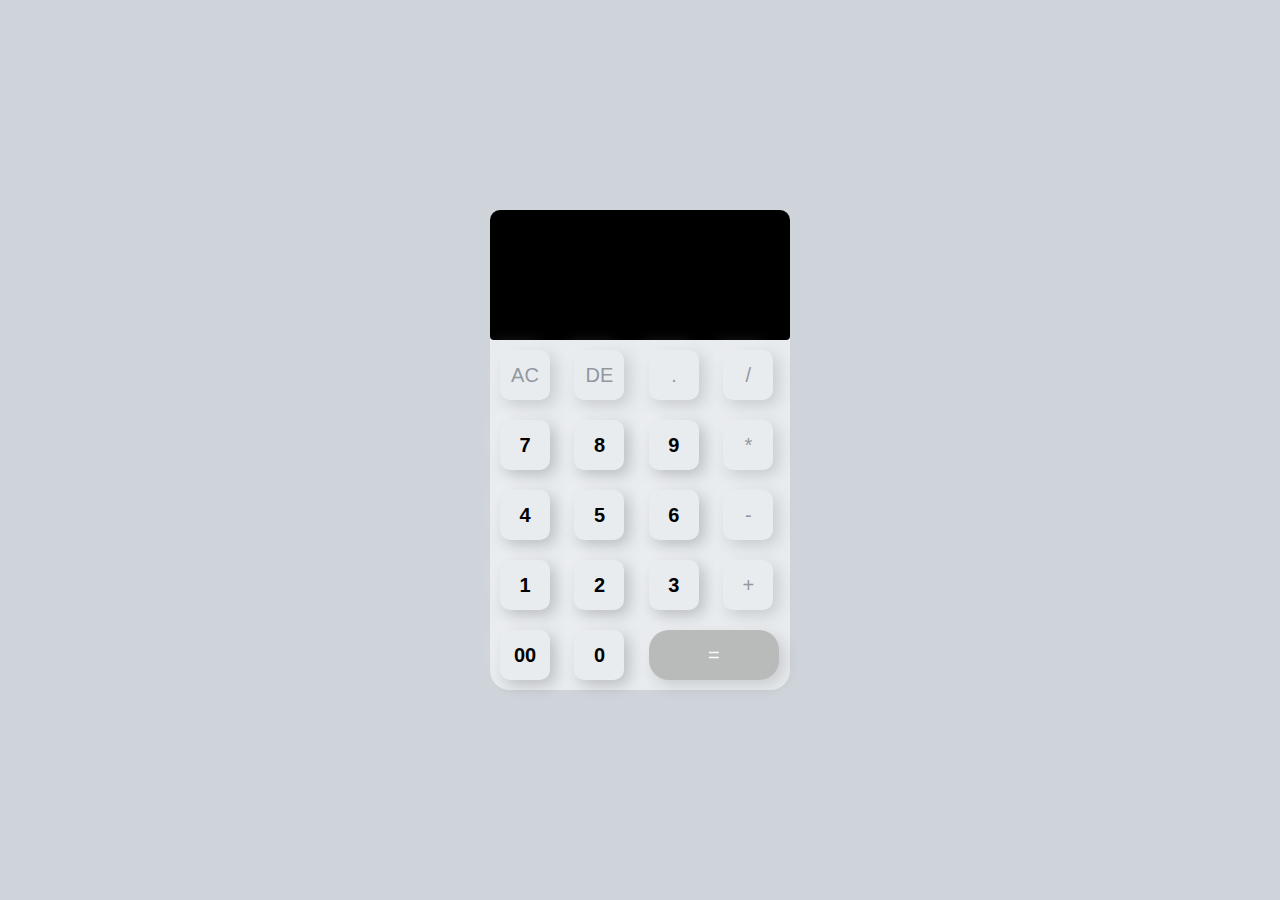
<file: Task 1/index.html>
<!DOCTYPE html>
<html lang="en">

<head>
    <meta charset="UTF-8">
    <meta name="viewport" content="width=device-width, initial-scale=1.0">
    <title>Calculator</title>
    <link rel="stylesheet" href="style.css">
</head>

<body>
    <div class="container">
        <div class="calculator">
            <form action="">
                <div class="display">
                    <p class="display2">&nbsp;</p>
                    <input type="text" name="display" id="display">
                </div>
                <div>
                    <input type="button" value="AC" class="operator">
                    <input type="button" value="DE" class="operator">
                    <input type="button" value="." class="operator">
                    <input type="button" value="/" class="operator">
                </div>
                <div>
                    <input type="button" value="7">
                    <input type="button" value="8">
                    <input type="button" value="9">
                    <input type="button" value="*" class="operator">
                </div>
                <div>
                    <input type="button" value="4">
                    <input type="button" value="5">
                    <input type="button" value="6">
                    <input type="button" value="-" class="operator">
                </div>
                <div>
                    <input type="button" value="1">
                    <input type="button" value="2">
                    <input type="button" value="3">
                    <input type="button" value="+" class="operator">
                </div>
                <div>
                    <input type="button" value="00">
                    <input type="button" value="0">
                    <input type="button" value="=" class="equal operator" id="equal">
                </div>
            </form>
        </div>
    </div>

    <script src="app.js"></script>
</body>

</html>
</file>
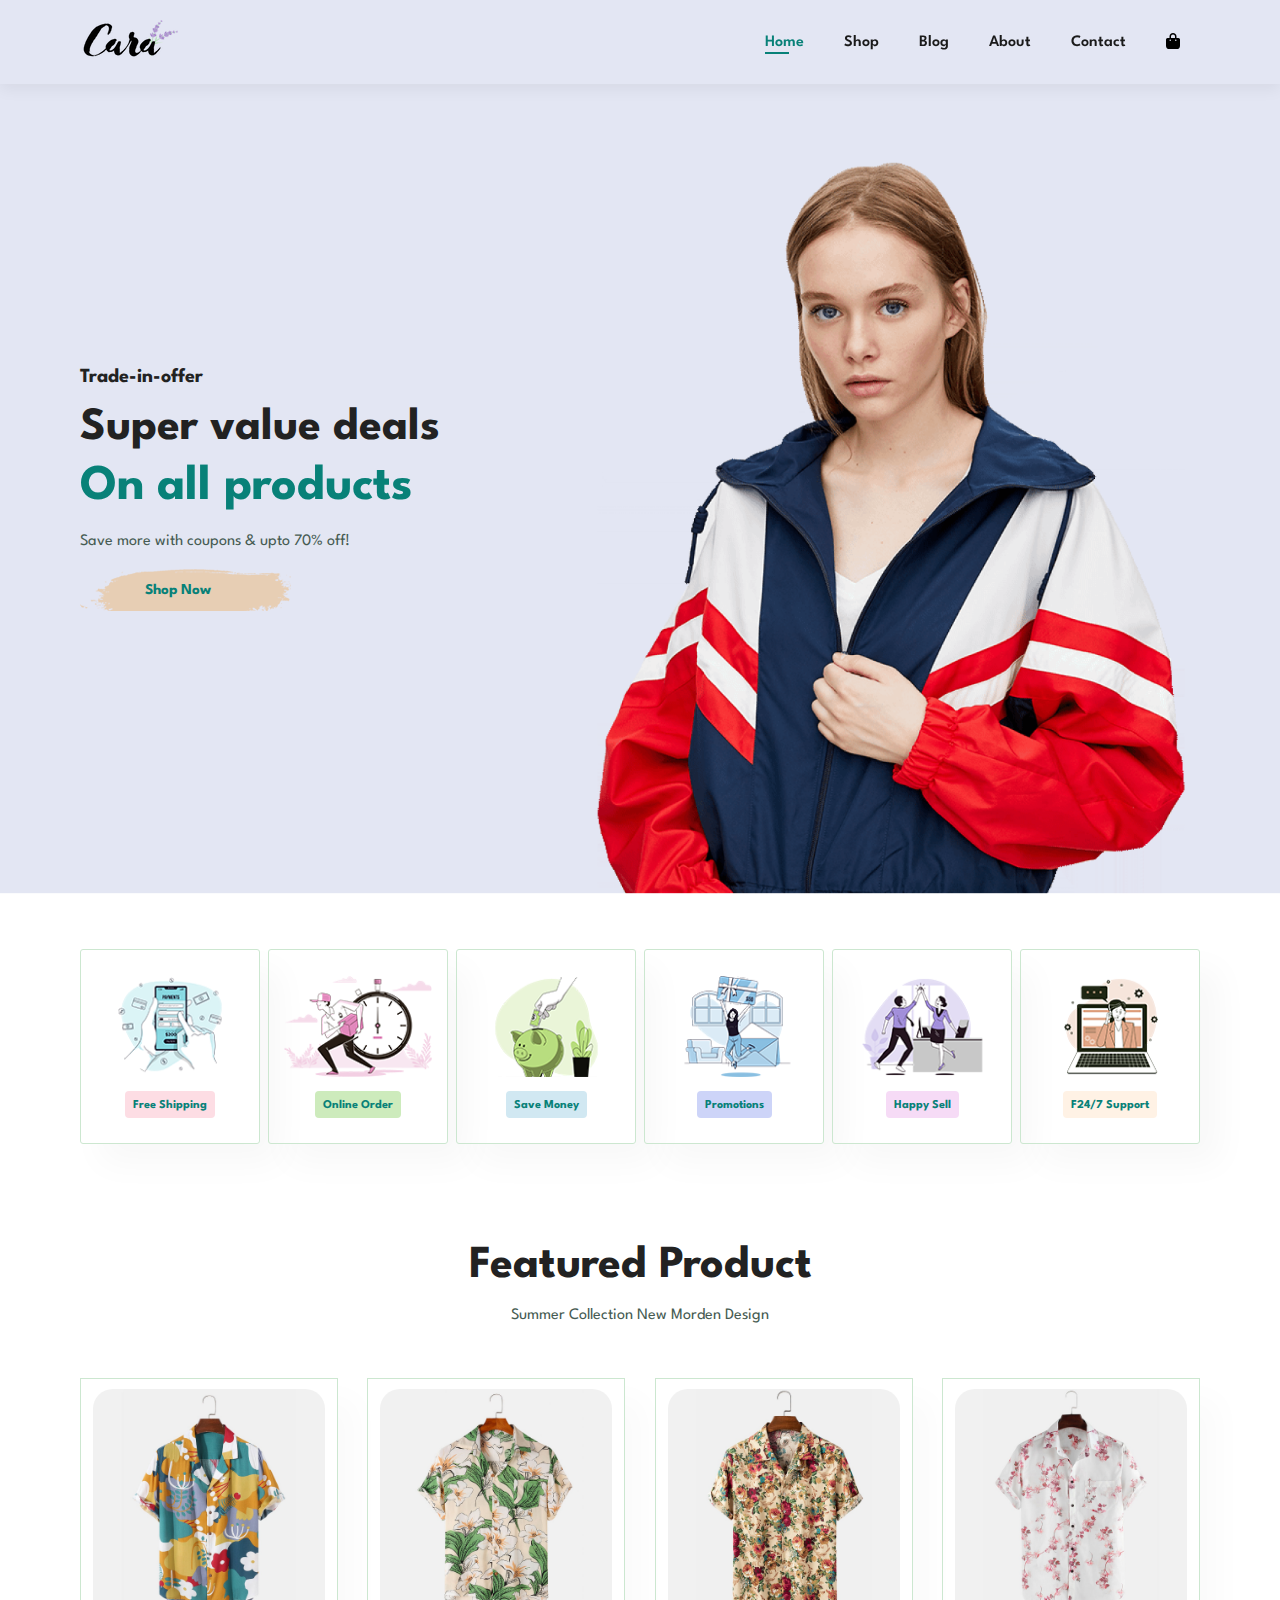
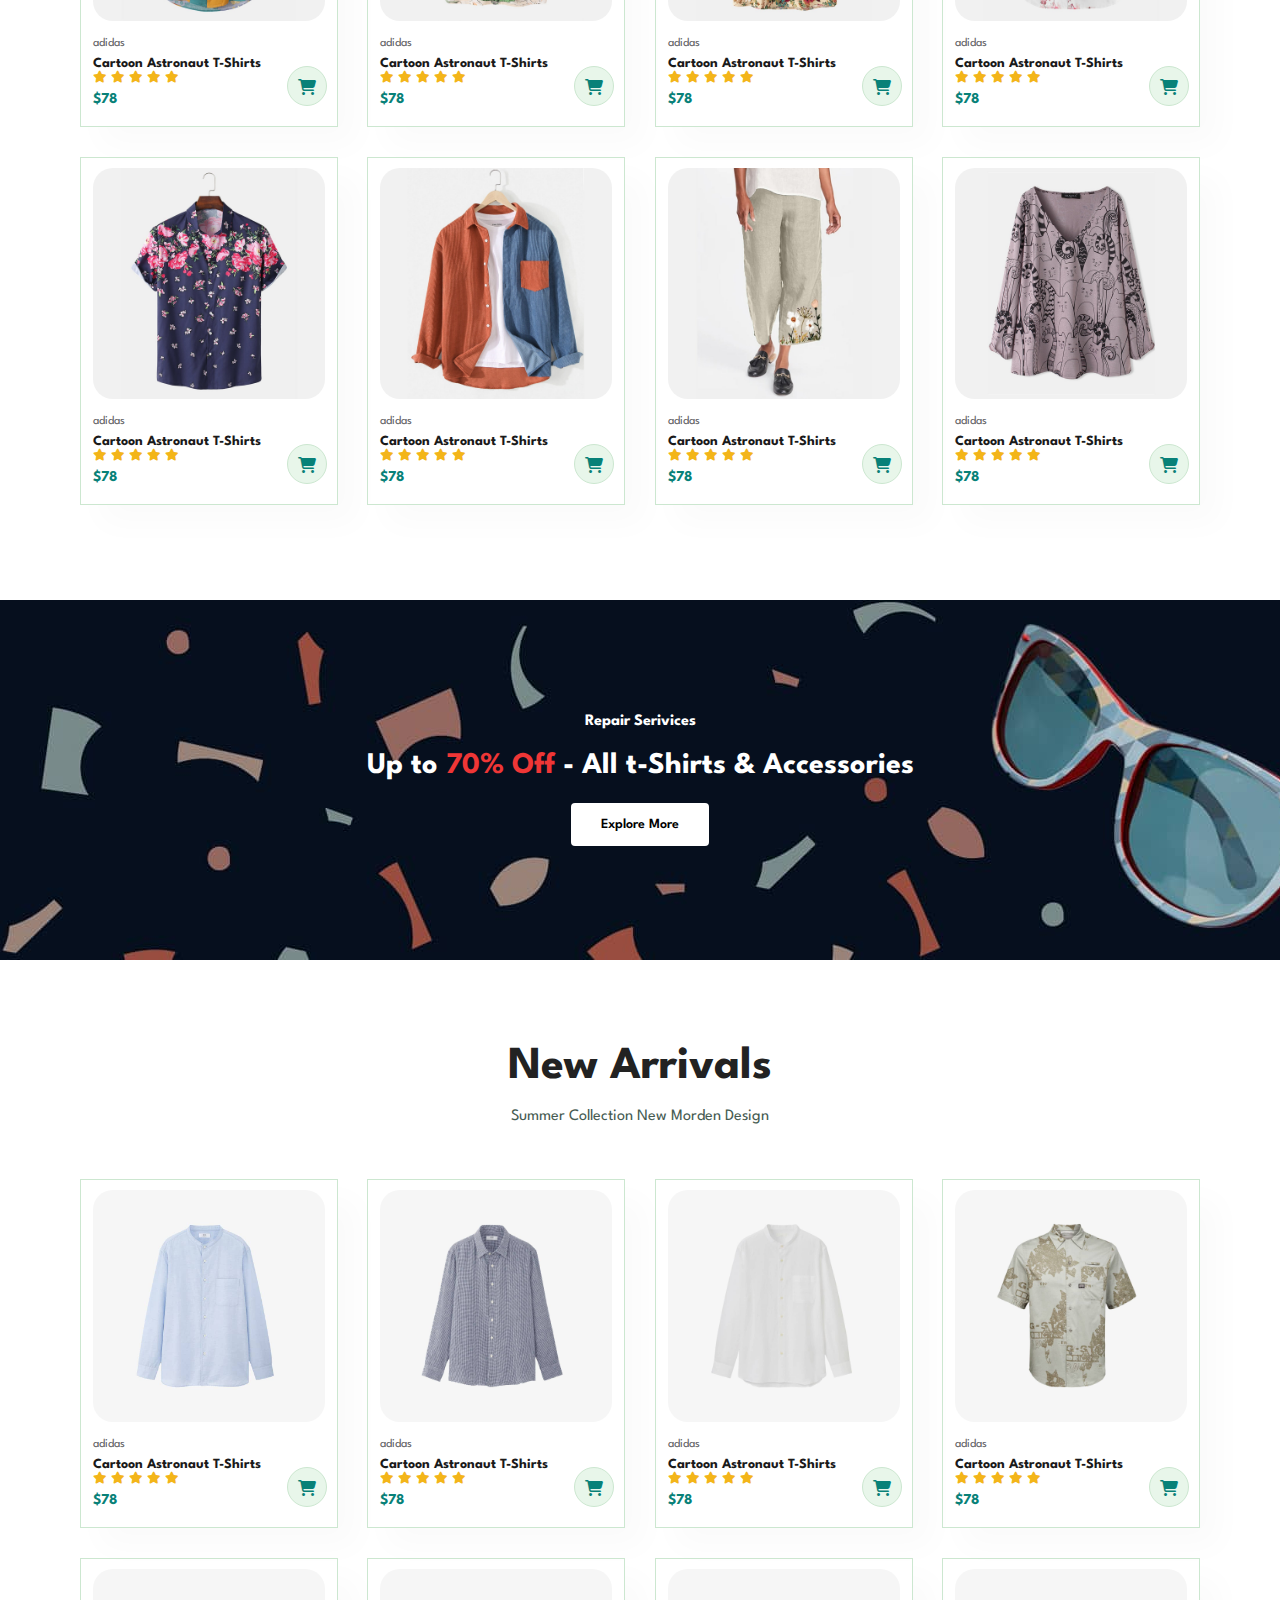
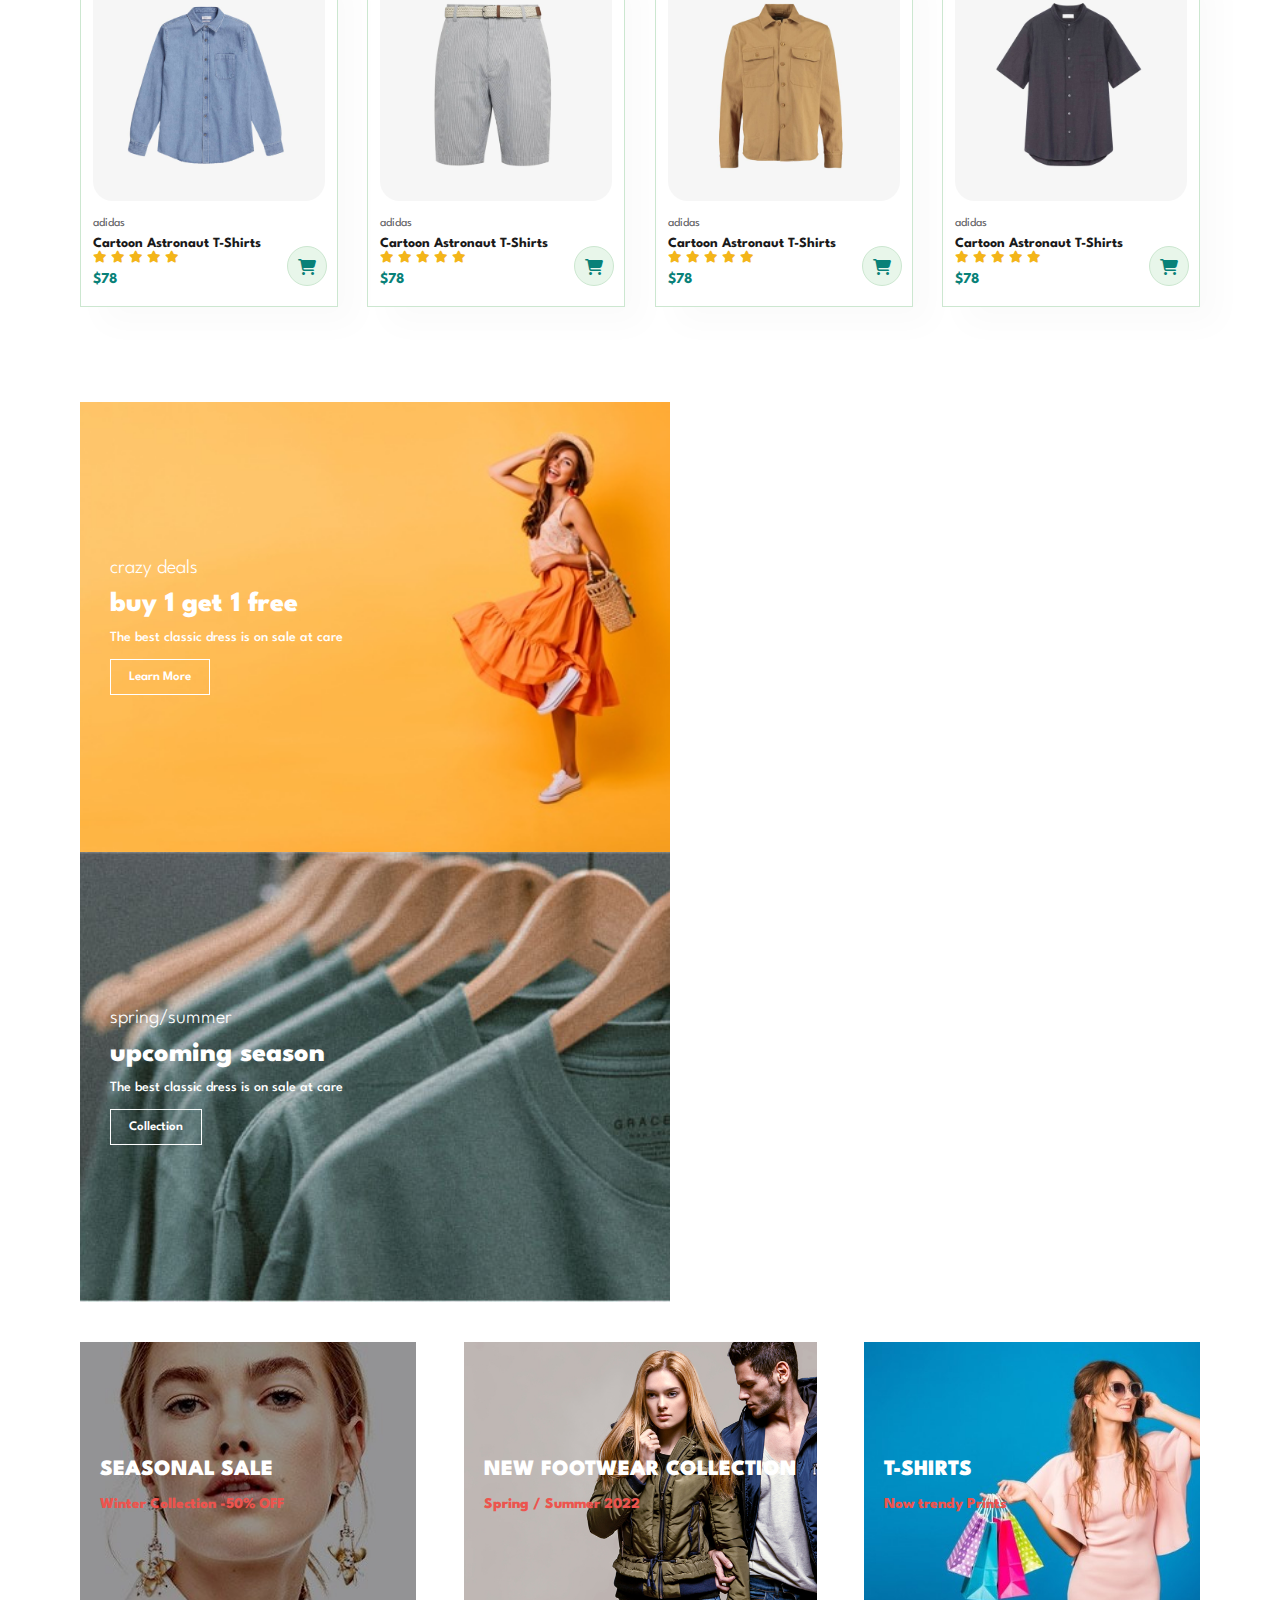
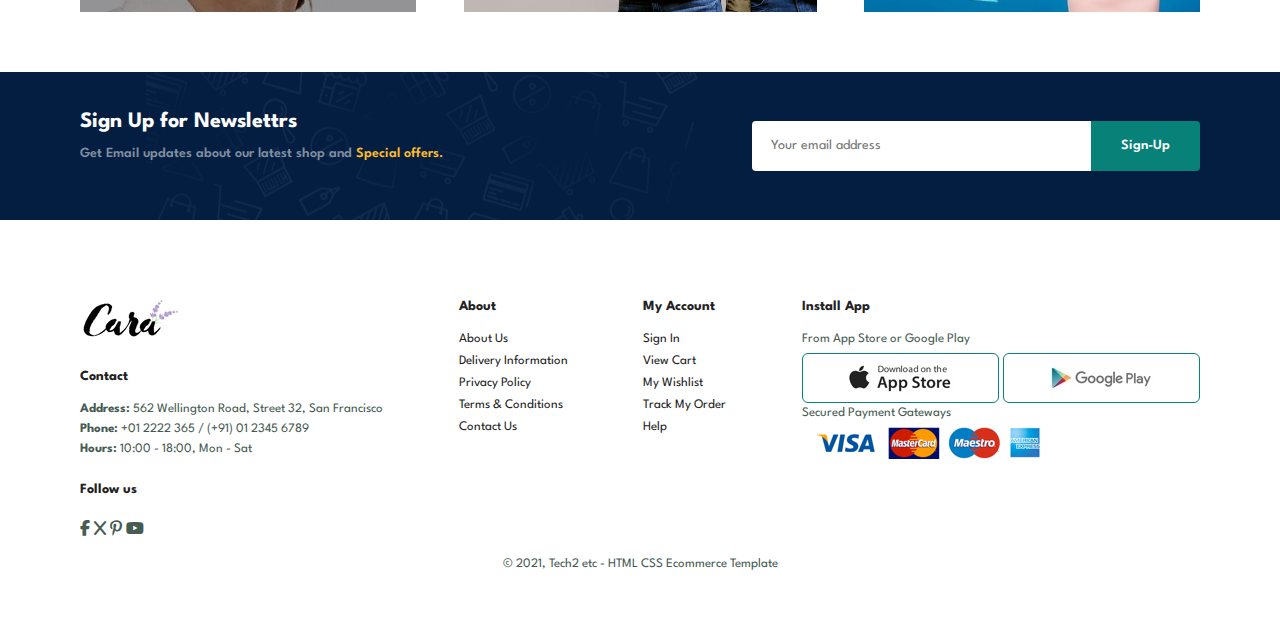
<file: Task 2 - Ecommerce/index.html>
<!DOCTYPE html>
<html lang="en">

<head>
    <meta charset="UTF-8">
    <meta name="viewport" content="width=device-width, initial-scale=1.0">
    <title>Ecommerce Website</title>
    <link rel="stylesheet" href="style.css">
    <link rel="stylesheet" href="https://cdnjs.cloudflare.com/ajax/libs/font-awesome/6.5.2/css/all.min.css" />
</head>

<body>

    <section id="header">
        <a href="#"><img src="img/logo.png" class="logo" alt=""></a>

        <div>
            <ul id="navbar">
                <li><a class="active" href="index.html">Home</a></li>
                <li><a href="shop.html">Shop</a></li>
                <li><a href="blog.html">Blog</a></li>
                <li><a href="about.html">About</a></li>
                <li><a href="contact.html">Contact</a></li>
                <li id="lg-bag"><a href="cart.html"><i class="fa-solid fa-bag-shopping" style="color: #000;"></i></a></li>
                <a href="#" id="close"><i class="fa-solid fa-x"></i></a>
            </ul>
        </div>
        <div class="mobile" id="mobile">
            <a href="cart.html"><i class="fa-solid fa-bag-shopping" style="color: #000;"></i></a>
            <i class="fa-solid fa-outdent " id="bar"></i>
        </div>
    </section>
    <section id="hero">
        <h4>Trade-in-offer</h4>
        <h2>Super value deals</h2>
        <h1>On all products</h1>
        <p>Save more with coupons & upto 70% off!</p>
        <button>Shop Now</button>
    </section>

    <section id="feature" class="section-p1">
        <div class="fe-box">
            <img src="img/features/f1.png" alt="">
            <h6>Free Shipping</h6>
        </div>
        <div class="fe-box">
            <img src="img/features/f2.png" alt="">
            <h6>Online Order</h6>
        </div>
        <div class="fe-box">
            <img src="img/features/f3.png" alt="">
            <h6>Save Money</h6>
        </div>
        <div class="fe-box">
            <img src="img/features/f4.png" alt="">
            <h6>Promotions</h6>
        </div>
        <div class="fe-box">
            <img src="img/features/f5.png" alt="">
            <h6>Happy Sell</h6>
        </div>
        <div class="fe-box">
            <img src="img/features/f6.png" alt="">
            <h6>F24/7 Support</h6>
        </div>
    </section>

    <section id="product1" class="section-p1">
        <h2>Featured Product</h2>
        <p>Summer Collection New Morden Design</p>
        <div class="pro-container">
            <div class="pro">
                <img src="img/products/f1.jpg" alt="">
                <div class="des">
                    <span>adidas</span>
                    <h5>Cartoon Astronaut T-Shirts</h5>
                    <div class="star">
                        <i class="fas fa-star"></i>
                        <i class="fas fa-star"></i>
                        <i class="fas fa-star"></i>
                        <i class="fas fa-star"></i>
                        <i class="fas fa-star"></i>
                    </div>
                    <h4>$78</h4>
                </div>
                <a href="#"><i class="fa-solid fa-cart-shopping cart"></i></a>
            </div>
            <div class="pro">
                <img src="img/products/f2.jpg" alt="">
                <div class="des">
                    <span>adidas</span>
                    <h5>Cartoon Astronaut T-Shirts</h5>
                    <div class="star">
                        <i class="fas fa-star"></i>
                        <i class="fas fa-star"></i>
                        <i class="fas fa-star"></i>
                        <i class="fas fa-star"></i>
                        <i class="fas fa-star"></i>
                    </div>
                    <h4>$78</h4>
                </div>
                <a href="#"><i class="fa-solid fa-cart-shopping cart"></i></a>
            </div>
            <div class="pro">
                <img src="img/products/f3.jpg" alt="">
                <div class="des">
                    <span>adidas</span>
                    <h5>Cartoon Astronaut T-Shirts</h5>
                    <div class="star">
                        <i class="fas fa-star"></i>
                        <i class="fas fa-star"></i>
                        <i class="fas fa-star"></i>
                        <i class="fas fa-star"></i>
                        <i class="fas fa-star"></i>
                    </div>
                    <h4>$78</h4>
                </div>
                <a href="#"><i class="fa-solid fa-cart-shopping cart"></i></a>
            </div>
            <div class="pro">
                <img src="img/products/f4.jpg" alt="">
                <div class="des">
                    <span>adidas</span>
                    <h5>Cartoon Astronaut T-Shirts</h5>
                    <div class="star">
                        <i class="fas fa-star"></i>
                        <i class="fas fa-star"></i>
                        <i class="fas fa-star"></i>
                        <i class="fas fa-star"></i>
                        <i class="fas fa-star"></i>
                    </div>
                    <h4>$78</h4>
                </div>
                <a href="#"><i class="fa-solid fa-cart-shopping cart"></i></a>
            </div>
            <div class="pro">
                <img src="img/products/f5.jpg" alt="">
                <div class="des">
                    <span>adidas</span>
                    <h5>Cartoon Astronaut T-Shirts</h5>
                    <div class="star">
                        <i class="fas fa-star"></i>
                        <i class="fas fa-star"></i>
                        <i class="fas fa-star"></i>
                        <i class="fas fa-star"></i>
                        <i class="fas fa-star"></i>
                    </div>
                    <h4>$78</h4>
                </div>
                <a href="#"><i class="fa-solid fa-cart-shopping cart"></i></a>
            </div>
            <div class="pro">
                <img src="img/products/f6.jpg" alt="">
                <div class="des">
                    <span>adidas</span>
                    <h5>Cartoon Astronaut T-Shirts</h5>
                    <div class="star">
                        <i class="fas fa-star"></i>
                        <i class="fas fa-star"></i>
                        <i class="fas fa-star"></i>
                        <i class="fas fa-star"></i>
                        <i class="fas fa-star"></i>
                    </div>
                    <h4>$78</h4>
                </div>
                <a href="#"><i class="fa-solid fa-cart-shopping cart"></i></a>
            </div>
            <div class="pro">
                <img src="img/products/f7.jpg" alt="">
                <div class="des">
                    <span>adidas</span>
                    <h5>Cartoon Astronaut T-Shirts</h5>
                    <div class="star">
                        <i class="fas fa-star"></i>
                        <i class="fas fa-star"></i>
                        <i class="fas fa-star"></i>
                        <i class="fas fa-star"></i>
                        <i class="fas fa-star"></i>
                    </div>
                    <h4>$78</h4>
                </div>
                <a href="#"><i class="fa-solid fa-cart-shopping cart"></i></a>
            </div>
            <div class="pro">
                <img src="img/products/f8.jpg" alt="">
                <div class="des">
                    <span>adidas</span>
                    <h5>Cartoon Astronaut T-Shirts</h5>
                    <div class="star">
                        <i class="fas fa-star"></i>
                        <i class="fas fa-star"></i>
                        <i class="fas fa-star"></i>
                        <i class="fas fa-star"></i>
                        <i class="fas fa-star"></i>
                    </div>
                    <h4>$78</h4>
                </div>
                <a href="#"><i class="fa-solid fa-cart-shopping cart"></i></a>
            </div>
        </div>
    </section>

    <section id="banner" class="section-m1">
        <h4>Repair Serivices</h4>
        <h2>Up to <span>70% Off</span> - All t-Shirts & Accessories</h2>
        <button class="normal">Explore More</button>
    </section>

    <section id="product1" class="section-p1">
        <h2>New Arrivals</h2>
        <p>Summer Collection New Morden Design</p>
        <div class="pro-container">
            <div class="pro">
                <img src="img/products/n1.jpg" alt="">
                <div class="des">
                    <span>adidas</span>
                    <h5>Cartoon Astronaut T-Shirts</h5>
                    <div class="star">
                        <i class="fas fa-star"></i>
                        <i class="fas fa-star"></i>
                        <i class="fas fa-star"></i>
                        <i class="fas fa-star"></i>
                        <i class="fas fa-star"></i>
                    </div>
                    <h4>$78</h4>
                </div>
                <a href="#"><i class="fa-solid fa-cart-shopping cart"></i></a>
            </div>
            <div class="pro">
                <img src="img/products/n2.jpg" alt="">
                <div class="des">
                    <span>adidas</span>
                    <h5>Cartoon Astronaut T-Shirts</h5>
                    <div class="star">
                        <i class="fas fa-star"></i>
                        <i class="fas fa-star"></i>
                        <i class="fas fa-star"></i>
                        <i class="fas fa-star"></i>
                        <i class="fas fa-star"></i>
                    </div>
                    <h4>$78</h4>
                </div>
                <a href="#"><i class="fa-solid fa-cart-shopping cart"></i></a>
            </div>
            <div class="pro">
                <img src="img/products/n3.jpg" alt="">
                <div class="des">
                    <span>adidas</span>
                    <h5>Cartoon Astronaut T-Shirts</h5>
                    <div class="star">
                        <i class="fas fa-star"></i>
                        <i class="fas fa-star"></i>
                        <i class="fas fa-star"></i>
                        <i class="fas fa-star"></i>
                        <i class="fas fa-star"></i>
                    </div>
                    <h4>$78</h4>
                </div>
                <a href="#"><i class="fa-solid fa-cart-shopping cart"></i></a>
            </div>
            <div class="pro">
                <img src="img/products/n4.jpg" alt="">
                <div class="des">
                    <span>adidas</span>
                    <h5>Cartoon Astronaut T-Shirts</h5>
                    <div class="star">
                        <i class="fas fa-star"></i>
                        <i class="fas fa-star"></i>
                        <i class="fas fa-star"></i>
                        <i class="fas fa-star"></i>
                        <i class="fas fa-star"></i>
                    </div>
                    <h4>$78</h4>
                </div>
                <a href="#"><i class="fa-solid fa-cart-shopping cart"></i></a>
            </div>
            <div class="pro">
                <img src="img/products/n5.jpg" alt="">
                <div class="des">
                    <span>adidas</span>
                    <h5>Cartoon Astronaut T-Shirts</h5>
                    <div class="star">
                        <i class="fas fa-star"></i>
                        <i class="fas fa-star"></i>
                        <i class="fas fa-star"></i>
                        <i class="fas fa-star"></i>
                        <i class="fas fa-star"></i>
                    </div>
                    <h4>$78</h4>
                </div>
                <a href="#"><i class="fa-solid fa-cart-shopping cart"></i></a>
            </div>
            <div class="pro">
                <img src="img/products/n6.jpg" alt="">
                <div class="des">
                    <span>adidas</span>
                    <h5>Cartoon Astronaut T-Shirts</h5>
                    <div class="star">
                        <i class="fas fa-star"></i>
                        <i class="fas fa-star"></i>
                        <i class="fas fa-star"></i>
                        <i class="fas fa-star"></i>
                        <i class="fas fa-star"></i>
                    </div>
                    <h4>$78</h4>
                </div>
                <a href="#"><i class="fa-solid fa-cart-shopping cart"></i></a>
            </div>
            <div class="pro">
                <img src="img/products/n7.jpg" alt="">
                <div class="des">
                    <span>adidas</span>
                    <h5>Cartoon Astronaut T-Shirts</h5>
                    <div class="star">
                        <i class="fas fa-star"></i>
                        <i class="fas fa-star"></i>
                        <i class="fas fa-star"></i>
                        <i class="fas fa-star"></i>
                        <i class="fas fa-star"></i>
                    </div>
                    <h4>$78</h4>
                </div>
                <a href="#"><i class="fa-solid fa-cart-shopping cart"></i></a>
            </div>
            <div class="pro">
                <img src="img/products/n8.jpg" alt="">
                <div class="des">
                    <span>adidas</span>
                    <h5>Cartoon Astronaut T-Shirts</h5>
                    <div class="star">
                        <i class="fas fa-star"></i>
                        <i class="fas fa-star"></i>
                        <i class="fas fa-star"></i>
                        <i class="fas fa-star"></i>
                        <i class="fas fa-star"></i>
                    </div>
                    <h4>$78</h4>
                </div>
                <a href="#"><i class="fa-solid fa-cart-shopping cart"></i></a>
            </div>
        </div>
    </section>

    <section id="sm-banner" class="section-p1">
        <div class="banner-box">
            <h4>crazy deals</h4>
            <h2>buy 1 get 1 free</h2>
            <span>The best classic dress is on sale at care</span>
            <button class="white">Learn More</button>
        </div>
        <div class="banner-box banner-box2">
            <h4>spring/summer</h4>
            <h2>upcoming season</h2>
            <span>The best classic dress is on sale at care</span>
            <button class="white">Collection</button>
        </div>
    </section>

    <section id="banner3">
        <div class="banner-box">
            <h2>SEASONAL SALE</h2>
            <h3>Winter Collection -50% OFF</h3>
        </div>
        <div class="banner-box banner-box2">
            <h2>NEW FOOTWEAR COLLECTION</h2>
            <h3>Spring / Summer 2022</h3>
        </div>
        <div class="banner-box banner-box3">
            <h2>T-SHIRTS</h2>
            <h3>Now trendy Prints</h3>
        </div>
    </section>

    <section id="newsletter" class="section-p1 section-m1">
        <div class="newstext">
            <h4>Sign Up for Newslettrs</h4>
            <p>Get Email updates about our latest shop and <span>Special offers.</span></p>
        </div>
        <div class="form">
            <input type="test" placeholder="Your email address">
            <button class="normal">Sign-Up</button>
        </div>
    </section>


    <footer class="section-p1">
        <div class="col">
            <img class="logo" src="img/logo.png" alt="">
            <h4>Contact</h4>
            <p><strong>Address: </strong>562 Wellington Road, Street 32, San Francisco</p>
            <p><strong>Phone:</strong> +01 2222 365 / (+91) 01 2345 6789</p>
            <p><strong>Hours:</strong> 10:00 - 18:00, Mon - Sat</p>
            <div class="follow">
                <h4>Follow us</h4>
                <div class="icon">
                    <i class="fa-brands fa-facebook-f"></i>
                    <i class="fa-solid fa-x"></i>
                    <i class="fa-brands fa-pinterest-p"></i>
                    <i class="fa-brands fa-youtube"></i>
                </div>
            </div>
        </div>

        <div class="col">
            <h4>About</h4>
            <a href="#">About Us</a>
            <a href="#">Delivery Information</a>
            <a href="#">Privacy Policy</a>
            <a href="#">Terms & Conditions</a>
            <a href="#">Contact Us</a>
        </div>
        <div class="col">
            <h4>My Account</h4>
            <a href="#">Sign In</a>
            <a href="#">View Cart</a>
            <a href="#">My Wishlist</a>
            <a href="#">Track My Order</a>
            <a href="#">Help</a>
        </div>
        <div class="col install">
            <h4>Install App</h4>
            <p>From App Store or Google Play</p>
            <div class="row">
                <img src="img/pay/app.jpg" alt="">
                <img src="img/pay/play.jpg" alt="">
            </div>
            <p>Secured Payment Gateways</p>
            <img src="img/pay/pay.png" alt="">
        </div>

        <div class="copyright">
            <p>&copy; 2021, Tech2 etc - HTML CSS Ecommerce Template</p>
        </div>
    </footer>

    <script src="script.js"></script>
</body>

</html>
</file>
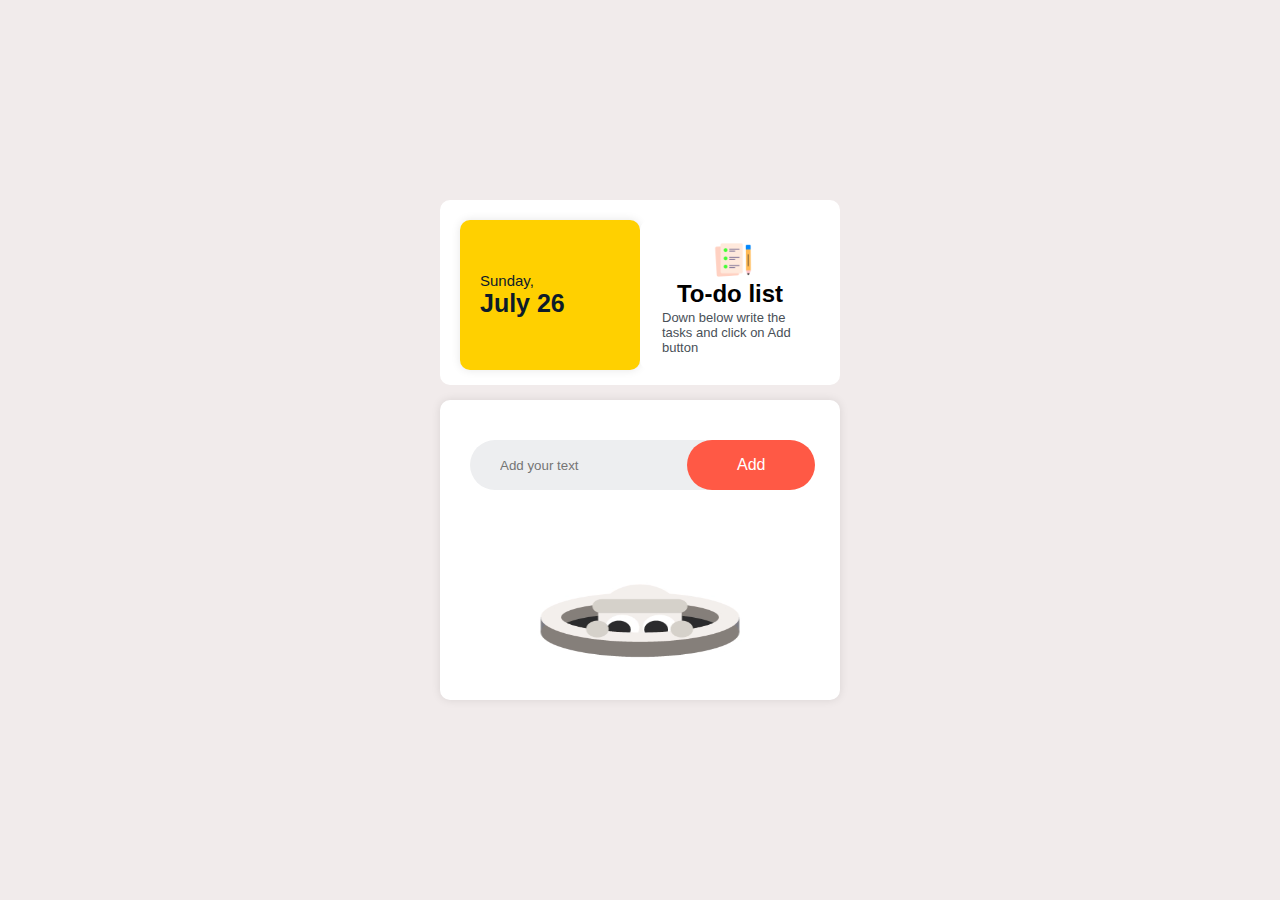
<file: Task 3/index.html>
<!DOCTYPE html>
<html lang="en">

<head>
    <meta charset="UTF-8">
    <meta name="viewport" content="width=device-width, initial-scale=1.0">
    <title>Task demo</title>
    <link rel="stylesheet" href="style.css">
</head>

<body>
    <div class="container">
        <div class="container1">
            <div class="date-container">
                <p id="day"></p>
                <p id="month-date"></p>
            </div>
            <div class="title">
                <img src="img/icon.png">
                <h2>To-do list</h2>
                <p>Down below write the tasks and click on Add button</p>
            </div>
        </div>
    </div>

    <div class="todo-app">
        <div class="row">
            <input type="text" id="input-box" placeholder="Add your text">
            <button onclick="addTask()">Add</button>
        </div>
        <ul id="list-container">
            <!-- <li class="checked">Task 1</li>
                <li>Task 2</li>
                <li>Task 3</li> -->
        </ul>
        <div class="video-container hidden" id="video-container">
            <video id="background-video" autoplay loop muted>
                <source src="img/vid.mp4" type="video/mp4">
                Your browser does not support the video tag.
            </video>
        </div>
    </div>

    <script src="app.js"></script>
</body>

</html>
</file>
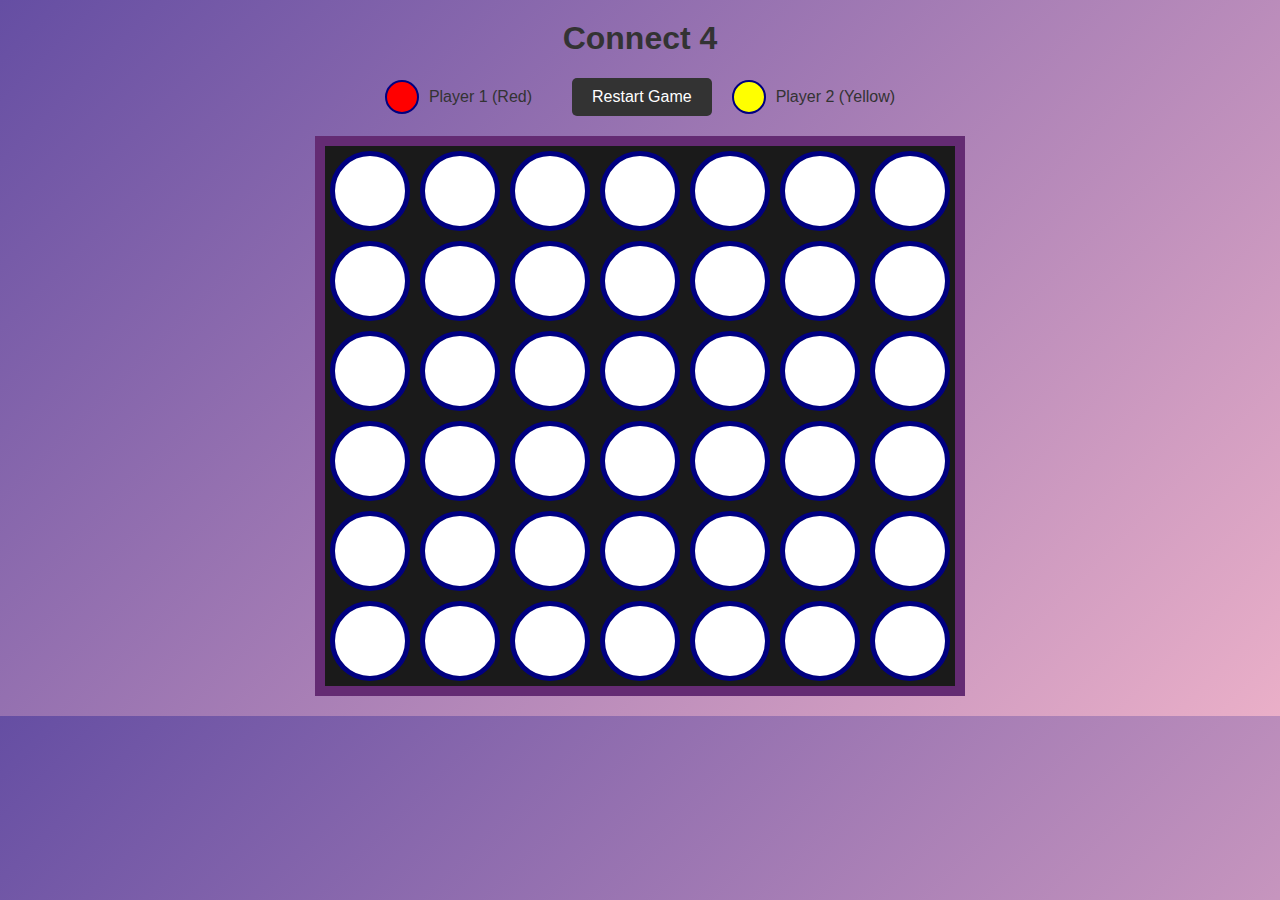
<file: Task 4/index.html>
<!DOCTYPE html>
<html lang="en">
<head>
    <meta charset="UTF-8">
    <meta name="viewport" content="width=device-width, initial-scale=1.0">
    <title>Connect Four</title>
    <link rel="stylesheet" href="style.css">
    <script src="app.js"></script>
</head>
<body>
    <h1>Connect 4</h1>
    <div id="controls">
        <div id="profiles">
            <div id="player1" class="player">
                <div class="profile-pic red-piece"></div>
                <span>Player 1 (Red)</span>
                </div>
            <button id="restart" onclick="restartGame()">Restart Game</button>
            <div id="player2" class="player">
                <div class="profile-pic yellow-piece"></div>
                <span>Player 2 (Yellow)</span>
            </div>
        </div>
    </div>
    <h2 id="winner"></h2>
    <div id="board"></div>
</body>
</html>
</file>
<file: Task 1/style.css>
* {
    margin: 0;
    padding: 0;
    font-family: 'Poppins', sans-serif;
    box-sizing: border-box;
}

.container {
    width: 100%;
    height: 100vh;
    background: #ced4da;
    display: flex;
    align-items: center;
    justify-content: center;
}

.calculator {
    background: #e9ecef;
    padding: 0;
    border-radius: 20px;
}

.calculator form input {
    border: 0;
    outline: 0;
    width: 50px;
    height: 50px;
    border-radius: 10px;
    box-shadow: -8px -8px 15px rgba(255, 255, 255, 0.192), 5px 5px 15px rgba(0, 0, 0, 0.2);
    background: transparent;
    color: #000;
    cursor: pointer;
    margin: 10px;
    font-weight: bolder;
    font-size: 20px;
}

form .display {
    display: flex;
    flex-direction: column;
    align-items: flex-end;
    padding: 20px 0px;
    max-width: 100%;
    background-color: #000;
    color: #fff;
    border-radius: 10px 10px 4px 4px;
    overflow: hidden;
}

#display {
    width: 280px;
    color: #fff;
    font-weight: bold;
}

.display2 {
    margin-right: 20px;
}

form .display input {
    text-align: right;
    flex: 1;
    font-size: 45px;
    box-shadow: none;
    border-radius: 10px;
}

form input.equal {
    width: 130px;
    border-radius: 20px;
    background-color: #a5a5a5;
}

#equal {
    color: #fff;
}

form input.operator {
    color: #6c757d;
    font-weight: normal;
    opacity: 0.7;
}
</file>
<file: Task 2 - Ecommerce/style.css>
@import url("https://fonts.googleapis.com/css2?family=Spartan:wght@100;200;300;400;500;600;700;800;900&display=swap");

* {
    margin: 0;
    padding: 0;
    box-sizing: border-box;
    font-family: 'Spartan', sans-serif;
}

h1 {
    font-size: 50px;
    line-height: 64px;
    color: #222;
}

h2 {
    font-size: 46px;
    line-height: 54px;
    color: #222;
}

h4 {
    font-size: 20px;
    color: #222;
}

h6 {
    font-weight: 7oo;
    font-size: 12px;
}

p {
    font-size: 16px;
    color: #465b52;
    margin: 15px 0 20px 0;
}

.section-p1 {
    padding: 40px 80px;
}

.section-m1 {
    margin: 40px 0;
}

button.normal {
    font-size: 14px;
    font-weight: 600;
    padding: 15px 30px;
    color: #000;
    background-color: #fff;
    border-radius: 4px;
    cursor: pointer;
    border: none;
    outline: none;
    transition: 0.2s;
}

button.white {
    font-size: 13px;
    font-weight: 600;
    padding: 11px 18px;
    color: #fff;
    background-color: transparent;
    cursor: pointer;
    border: 1px solid #fff;
    outline: none;
    transition: 0.2s;
}

body {
    width: 100%;
}

/* Header start */
#header {
    display: flex;
    align-items: center;
    justify-content: space-between;
    padding: 20px 80px;
    background: #E3E6F3;
    box-shadow: 0 5px 15px rgba(0, 0, 0, 0.06);
    z-index: 999;
    position: sticky;
    top: 0;
    left: 0;
}

#navbar {
    display: flex;
    justify-content: center;
    align-items: center;
}

#navbar li {
    list-style: none;
    padding: 0 20px;
    position: relative;
}

#navbar li a {
    text-decoration: none;
    font-size: 16px;
    font-weight: 600;
    color: #1a1a1a;
    transition: 0.3s ease;
}

#navbar li a:hover,
#navbar li a.active {
    color: #088178;
}

#navbar li a.active::after,
#navbar li a:hover::after {
    content: "";
    width: 30%;
    height: 2px;
    background: #088178;
    position: absolute;
    bottom: -4px;
    left: 20px;
}

#mobile {
    display: flex;
    align-items: center;
    display: none;
}

#close {
    display: none;
}

/* Home Page */
#hero {
    background-image: url("img/hero4.png");
    height: 90vh;
    width: 100%;
    background-size: cover;
    background-position: top 25% right 0;
    padding: 0 80px;
    display: flex;
    flex-direction: column;
    align-items: flex-start;
    justify-content: center;
}

#hero h4 {
    padding-bottom: 15px;
}

#hero h1 {
    color: #088178;
}

#hero button {
    background-image: url("img/button.png");
    background-color: transparent;
    color: #088178;
    border: 0;
    padding: 14px 80px 14px 65px;
    background-repeat: no-repeat;
    cursor: pointer;
    font-weight: 700;
    font-size: 15px;
}

#feature {
    display: flex;
    align-items: center;
    justify-content: space-between;
    flex-wrap: wrap;
}

#feature .fe-box {
    width: 180px;
    text-align: center;
    padding: 25px 15px;
    box-shadow: 20px 20px 34px rgba(0, 0, 0, 0.03);
    border: 1px solid #cce7d0;
    border-radius: 3px;
    margin: 15px 0;
}

#feature .fe-box:hover {
    box-shadow: 10px 10px 54px rgba(70, 62, 221, 0.01);
}

#feature .fe-box img {
    width: 100%;
    margin-bottom: 10px;
}

#feature .fe-box h6 {
    display: inline-block;
    padding: 9px 8px 6px 8px;
    line-height: 1;
    border-radius: 4px;
    color: #088178;
    background-color: #fddde4;
}

#feature .fe-box:nth-child(2) h6 {
    background-color: #cdebbc;
}

#feature .fe-box:nth-child(3) h6 {
    background-color: #d1e8f2;
}

#feature .fe-box:nth-child(4) h6 {
    background-color: #cdd4f8;
}

#feature .fe-box:nth-child(5) h6 {
    background-color: #f6dbf6;
}

#feature .fe-box:nth-child(6) h6 {
    background-color: #fff2e5;
}

#product1 {
    text-align: center;
}

#product1 .pro-container {
    display: flex;
    justify-content: space-between;
    padding-top: 20px;
    flex-wrap: wrap;
}

#product1 .pro {
    width: 23%;
    min-width: 250px;
    padding: 10px 12px;
    border: 1px solid #cce7d0;
    cursor: pointer;
    box-shadow: 20px 20px 30px rgba(0, 0, 0, 0.02);
    margin: 15px 0;
    transition: 0.2s ease;
    position: relative;
}

#product1 .pro:hover {
    box-shadow: 20px 20px 30px rgba(0, 0, 0, 0.06);
}

#product1 .pro img {
    width: 100%;
    border-radius: 20px;
}

#product1 .pro .des {
    text-align: start;
    padding: 10px 0;
}

#product1 .pro .des span {
    color: #606063;
    font-size: 12px;
}

#product1 .pro .des h5 {
    padding-top: 7px;
    color: #1a1a1a;
    font-size: 14px;
}

#product1 .pro .des i {
    font-size: 12px;
    color: rgba(243, 181, 25);
}

#product1 .pro .des h4 {
    padding-top: 7px;
    font-size: 15px;
    font-weight: 700;
    color: #088178;
}

#product1 .pro .cart {
    width: 40px;
    height: 40px;
    line-height: 40px;
    border-radius: 60px;
    background-color: #e8f6ea;
    font-weight: 600;
    color: #088178;
    border: 1px solid #cce7d0;
    position: absolute;
    bottom: 20px;
    right: 10px;
}


/* Banner */
#banner {
    display: flex;
    flex-direction: column;
    justify-content: center;
    align-items: center;
    text-align: center;
    background-image: url("img/banner/b2.jpg");
    width: 100%;
    height: 40vh;
    background-size: cover;
    background-position: center;
}

#banner h4 {
    color: #fff;
    font-size: 16px;
}

#banner h2 {
    color: #fff;
    font-size: 30px;
    padding: 10px 0;
}

#banner h2 span {
    color: #ef3636;
}

#banner button:hover {
    background: #088178;
    color: #fff;
}

#sm-banner {
    display: flex;
    justify-content: space-between;
    flex-wrap: wrap;
}

#sm-banner .banner-box {
    display: flex;
    flex-direction: column;
    justify-content: center;
    align-items: flex-start;
    background-image: url("img/banner/b17.jpg");
    min-width: 590px;
    height: 50vh;
    background-size: cover;
    background-position: center;
    padding: 30px;
}

#sm-banner .banner-box2 {
    background-image: url("img/banner/b10.jpg");
}

#sm-banner h4 {
    color: #fff;
    font-size: 20px;
    font-weight: 300;
}

#sm-banner h2 {
    color: #fff;
    font-size: 28px;
    font-weight: 800;
}

#sm-banner span {
    color: #fff;
    font-size: 14px;
    font-weight: 500;
    padding-bottom: 15px;
}

#sm-banner .banner-box:hover button {
    background-color: #088178;
    border: 1px solid #088178;
}

#banner3 {
    display: flex;
    justify-content: space-between;
    flex-wrap: wrap;
    padding: 0 80px;
}

#banner3 .banner-box {
    display: flex;
    flex-direction: column;
    justify-content: center;
    align-items: flex-start;
    background-image: url("img/banner/b7.jpg");
    min-width: 30%;
    height: 30vh;
    background-size: cover;
    background-position: center;
    padding: 20px;
    margin-bottom: 20px;
}

#banner3 .banner-box2 {
    background-image: url("img/banner/b4.jpg");
}

#banner3 .banner-box3 {
    background-image: url("img/banner/b18.jpg");
}

#banner3 h2 {
    color: #fff;
    font-weight: 900;
    font-size: 22px;
}

#banner3 h3 {
    color: #ec544e;
    font-weight: 800;
    font-size: 15px;
}

#newsletter {
    display: flex;
    justify-content: space-between;
    flex-wrap: wrap;
    align-items: center;
    background-image: url("img/banner/b14.png");
    background-repeat: no-repeat;
    background-position: 20% 30%;
    background-color: #041e42;
}

#newsletter h4 {
    font-size: 22px;
    font-weight: 700;
    color: #fff;
}

#newsletter p {
    font-size: 14px;
    font-weight: 600;
    color: #818ea0;
}

#newsletter p span {
    color: #ffbd27;
}

#newsletter .form {
    display: flex;
    width: 40%;
}

#newsletter input {
    height: 3.125rem;
    padding: 0 1.25em;
    font-size: 14px;
    width: 100%;
    border: 1px solid transparent;
    border-radius: 4px;
    outline: none;
    border-top-right-radius: 0;
    border-bottom-right-radius: 0;
}

#newsletter button {
    background-color: #088178;
    color: #fff;
    white-space: nowrap;
    border-top-left-radius: 0;
    border-bottom-left-radius: 0;
}

footer {
    display: flex;
    flex-wrap: wrap;
    justify-content: space-between;
}

footer .col {
    display: flex;
    flex-direction: column;
    align-items: flex-start;
    margin-bottom: 20px;
}

footer .logo {
    margin-bottom: 30px;
}

footer h4 {
    font-size: 14px;
    padding-bottom: 20px;
}

footer p {
    font-size: 13px;
    margin: 0 0 8px 0;
}

footer a {
    font-size: 13px;
    text-decoration: none;
    color: #222;
    margin-bottom: 10px;
}

footer .follow {
    margin-top: 20px;
}

footer .follow i {
    color: #465b52;
    padding-top: 4px;
    cursor: pointer;
}

footer .install .row img {
    border: 1px solid #088178;
    border-radius: 6px;
}

footer .install img {
    padding: 0 10px 0 15px;
}

footer .follow i:hover,
footer a:hover {
    color: #088178;
}

footer .copyright {
    width: 100%;
    text-align: center;
}


/* Start Media Query */

@media (max-width:799px) {
    .section-p1 {
        padding: 40px 40px;
    }

    #navbar {
        display: flex;
        flex-direction: column;
        justify-content: flex-start;
        align-items: flex-start;
        position: fixed;
        top: 0;
        right: -300px;
        height: 100vh;
        width: 300px;
        background-color: #E3E6F3;
        box-shadow: 0 40px 60px rgba(0, 0, 0, 0.1);
        padding: 80px 0 0 10px;
        transition: 0.3s;
    }

    #navbar.active {
        right: 0px;
    }

    #navbar li {
        margin-bottom: 25px;
    }

    #mobile {
        display: flex;
        align-items: center;
    }

    #mobile i {
        color: #1a1a1a;
        font-size: 24px;
        padding-left: 20px;
    }

    #close {
        position: absolute;
        top: 30px;
        left: 30px;
        color: #222;
        font-size: 24px;
        display: initial;
    }

    #lg-bag {
        display: none;
    }

    #hero {
        height: 70vh;
        padding: 0 80px;
        background-position: top 30% right 30%;
    }

    #feature {
        justify-content: center;
    }

    #feature .fe-box {
        margin: 15px 15px;
    }

    #product1 .pro-container {
        justify-content: center;
    }

    #product1 .pro {
        margin: 15px;
    }

    #banner {
        height: 20vh;
    }

    #sm-banner .banner-box {
        min-width: 100%;
        height: 30vh;
    }

    #banner3 {
        padding: 0 40px;
    }

    #banner3 .banner-box {
        width: 28%;
    }

    #newsletter .form {
        width: 70%;
    }
}

@media (max-width: 477px) {
    #header {
        padding: 10px 30px;
    }

    .section-p1 {
        padding: 20px;
    }

    #feature .fe-box {
        width: 155px;
        margin: 0 0 15px 0;
    }

    #feature {
        justify-content: space-between;
    }

    h2 {
        font-size: 32px;
    }

    h1 {
        font-size: 38px;
    }

    #hero {
        padding: 0 20px;
        background-position: 55%;
    }

    #product1 .pro {
        width: 100%;
    }

    #banner {
        height: 40vh;
    }

    #sm-banner .banner-box {
        height: 40vh;
    }

    #sm-banner .banner-box2 {
        margin-top: 20px;
    }

    #banner3 {
        padding: 0 20px;
    }

    #banner3 .banner-box {
        width: 100%;
    }
    #newsletter .form {
        width: 100%;
    }

    #newsletter {
        padding: 40px 20px;
    }

    footer .copyright {
        text-align: start;
    }
}
</file>
<file: Task 3/style.css>
* {
    margin: 0;
    padding: 0;
    font-family: 'Popins', sans-serif;
    box-sizing: border-box;
}

body {
    display: flex;
    flex-direction: column;
    justify-content: center;
    height: 100vh;
    margin: 0;
    align-items: center;
    background-color: #F1EBEB;
}

.container {
    width: 400px;
    height: 185px;
    border-radius: 10px;
    padding: 0;
    background-color: #fff;
    padding: 20px;
    display: flex;
    flex-direction: column;
    justify-content: space-between;
}

#day {
    color: #0d1b2a;
    font-size: 15px;
}

#month-date {
    color: #0d1b2a;
    font-size: 25px;
    font-weight: 700;
    margin: 0;
}

.container1 {
    display: flex;
    justify-content: space-between;
}

.date-container,
.title {
    height: 150px;
    width: 190px;
    background-color: #ffd000;
    border-radius: 10px;
    padding: 20px;
}

.date-container {
    display: flex;
    flex-direction: column;
    justify-content: center;
    box-shadow: 0 0 10px rgba(0, 0, 0, 0.1);
}

.title {
    background-color: #fff;
    display: flex;
    justify-content: space-evenly;
    align-items: center;
    flex-direction: column;
}

.title img {
    height: 40px;
    width: 40px;
    margin-left: 5px;
}

.title p {
    font-size: 13px;
    color: #495057;
    margin: 0;
    padding: 2px;
}

.todo-app {
    width: 400px;
    height: 300px;
    background: #fff;
    padding: 40px 30px 10px;
    border-radius: 10px;
    margin-top: 15px;
    box-shadow: 0 0 10px rgba(0, 0, 0, 0.1);
    overflow: auto;
}

.row {
    display: flex;
    align-items: center;
    justify-content: space-between;
    background: #edeef0;
    border-radius: 30px;
    padding-left: 20px;
    margin-bottom: 25px;
}

input {
    flex: 1;
    border: none;
    outline: none;
    background: transparent;
    padding: 10px;
}

button {
    border: none;
    outline: none;
    padding: 16px 50px;
    background: #ff5945;
    color: #fff;
    font-size: 16px;
    cursor: pointer;
    border-radius: 40px;
}

ul li {
    list-style: none;
    font-size: 17px;
    padding: 12px 8px 12px 50px;
    user-select: none;
    cursor: pointer;
    position: relative;
}

ul li::before {
    content: '';
    position: absolute;
    height: 28px;
    width: 28px;
    border-radius: 50%;
    background-image: url("img/unchecked.png");
    background-size: cover;
    background-position: center;
    top: 12px;
    left: 8px;
}

ul li.checked {
    color: #555;
    text-decoration: line-through;
}

ul li.checked::before {
    background-image: url("img/checked.png");
}

ul li span {
    position: absolute;
    right: 0;
    top: 5px;
    width: 40px;
    height: 40px;
    font-size: 22px;
    color: #555;
    line-height: 40px;
    text-align: center;
    border-radius: 50%;
}

ul li span:hover {
    background: #edeef0;
}

.hidden {
    display: none;
}

.video-container {
    position: relative;
    width: 100%;
    height: 160px;
    overflow: hidden;
}

#background-video {
    position: absolute;
    top: 50%;
    left: 50%;
    width: 100%;
    height: auto; 
    transform: translate(-50%, -50%) scaleX(4) scaleY(3);;
    object-fit: cover;
    object-position: center;
    border: 0;
    outline: none;
}
</file>
<file: Task 4/style.css>
body {
    font-family: Arial, Helvetica, sans-serif;
    text-align: center;
    background: linear-gradient(135deg, #654ea3 0%, #eaafc8 100%);
    color: #333;
    margin: 0;
    padding: 20px;
    position: relative;
}

h1 {
    margin-top: 0;
}

#controls {
    display: flex;
    justify-content:center;
    align-items: center;
    margin-bottom: 20px;
}

#profiles {
    display: flex;
    justify-content: center;
}

.player {
    display: flex;
    align-items: center;
    margin: 0 20px;
}

.profile-pic {
    height: 30px;
    width: 30px;
    border-radius: 50%;
    margin-right: 10px;
    border: 2px solid navy;
}

#board {
    height: 540px;
    width: 630px;
    background-color: #1a1a1a; 
    border: 10px solid #642B73; 
    margin: 0 auto;
    display: flex;
    flex-wrap: wrap;
}

.tile {
    height: 70px;
    width: 70px;
    margin: 5px;
    background-color: white;
    border-radius: 50%;
    border: 5px solid navy;
}

.red-piece {
    background-color: red;
}

.yellow-piece {
    background-color: yellow;
}

#restart {
    margin-left: 20px;
    padding: 10px 20px;
    font-size: 16px;
    cursor: pointer;
    background-color: #333;
    color: white;
    border: none;
    border-radius: 5px;
}

#restart:hover {
    background-color: #555;
}
</file>
